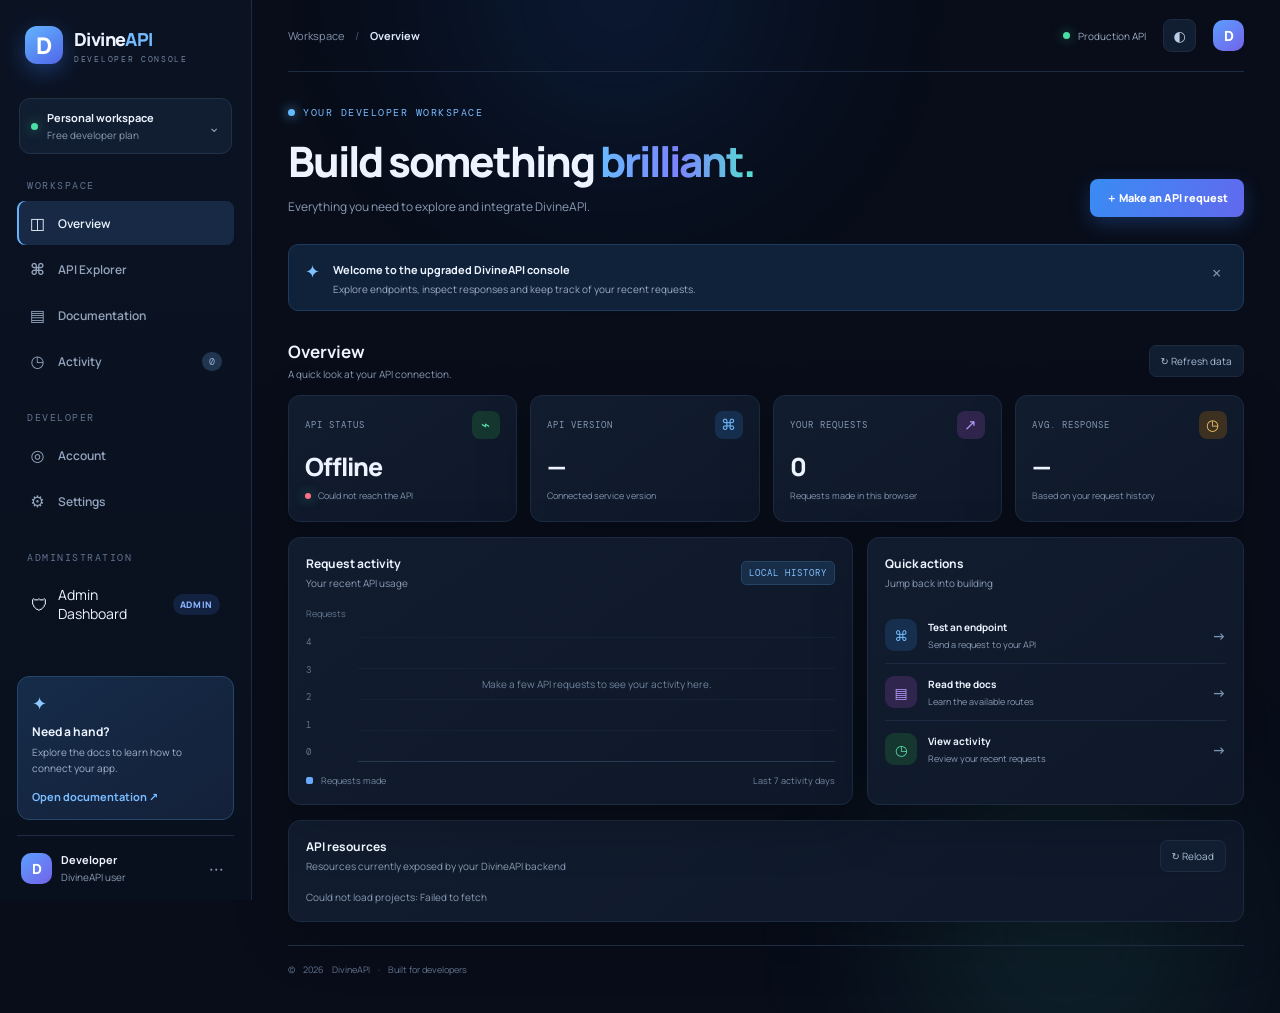
<file: index.html>
<!doctype html>
<html lang="en">
<head>
  <meta charset="utf-8">
  <meta name="viewport" content="width=device-width, initial-scale=1">
  <meta name="theme-color" content="#080d19">
  <title>DivineAPI — Developer Console</title>
  <link rel="preconnect" href="https://fonts.googleapis.com">
  <link rel="preconnect" href="https://fonts.gstatic.com" crossorigin>
  <link href="https://fonts.googleapis.com/css2?family=DM+Mono:wght@400;500&family=Manrope:wght@400;500;600;700;800&display=swap" rel="stylesheet">
  <link rel="stylesheet" href="styles.css">
  <style>
    .admin-nav-link {
      display: flex;
      align-items: center;
      gap: 10px;
      width: 100%;
      padding: 12px 14px;
      margin-top: 5px;
      border-radius: 9px;
      text-decoration: none;
      color: inherit;
      font: inherit;
      transition: background .2s, color .2s;
    }

    .admin-nav-link:hover {
      background: rgba(67, 133, 255, .12);
      color: #4385ff;
    }

    .admin-nav-link span {
      font-size: 17px;
    }

    .admin-nav-link .admin-badge {
      margin-left: auto;
      font-size: 9px;
      font-weight: 800;
      letter-spacing: .7px;
      color: #8bb5ff;
      background: rgba(67, 133, 255, .15);
      padding: 4px 7px;
      border-radius: 20px;
    }
  </style>
</head>
<body>
  <div class="ambient ambient-a"></div><div class="ambient ambient-b"></div>

  <aside class="sidebar" id="sidebar">
    <a class="brand" href="#">
      <span class="brand-mark">D</span>
      <span>Divine<span class="brand-muted">API</span><small>DEVELOPER CONSOLE</small></span>
    </a>

    <div class="workspace">
      <span class="workspace-dot"></span>
      <span><b>Personal workspace</b><small>Free developer plan</small></span>
      <span class="chevron">⌄</span>
    </div>

    <nav>
      <p class="nav-label">WORKSPACE</p>
      <button class="nav-link active" data-page="overview"><span>◫</span> Overview</button>
      <button class="nav-link" data-page="explorer"><span>⌘</span> API Explorer</button>
      <button class="nav-link" data-page="docs"><span>▤</span> Documentation</button>
      <button class="nav-link" data-page="activity"><span>◷</span> Activity <i class="nav-count" id="activityCount">0</i></button>

      <p class="nav-label nav-spaced">DEVELOPER</p>
      <button class="nav-link" data-page="account"><span>◎</span> Account</button>
      <button class="nav-link" data-page="settings"><span>⚙</span> Settings</button>

      <!-- ADMIN DASHBOARD LINK -->
      <p class="nav-label nav-spaced">ADMINISTRATION</p>
      <a class="admin-nav-link" href="admin.html">
        <span>🛡</span>
        Admin Dashboard
        <span class="admin-badge">ADMIN</span>
      </a>
    </nav>

    <div class="sidebar-bottom">
      <div class="help-card">
        <span class="help-icon">✦</span>
        <b>Need a hand?</b>
        <p>Explore the docs to learn how to connect your app.</p>
        <button data-page="docs">Open documentation ↗</button>
      </div>

      <div class="user-mini">
        <div class="avatar">D</div>
        <span><b>Developer</b><small>DivineAPI user</small></span>
        <button class="dots" aria-label="Account menu">···</button>
      </div>
    </div>
  </aside>

  <main class="main">
    <header class="topbar">
      <button class="mobile-menu" id="mobileMenu" aria-label="Open menu">☰</button>
      <div class="crumb">Workspace <span>/</span> <b id="crumbPage">Overview</b></div>
      <div class="top-actions">
        <span class="connection"><i></i> Production API</span>
        <button class="icon-btn" id="themeToggle" title="Toggle theme">◐</button>
        <button class="top-avatar">D</button>
      </div>
    </header>

    <section class="page active" id="page-overview">
      <div class="welcome-row">
        <div>
          <div class="eyebrow"><span class="pulse"></span> YOUR DEVELOPER WORKSPACE</div>
          <h1>Build something <span>brilliant.</span></h1>
          <p class="subhead">Everything you need to explore and integrate DivineAPI.</p>
        </div>
        <button class="primary-btn" data-page="explorer">＋ Make an API request</button>
      </div>

      <div class="notice">
        <span>✦</span>
        <div>
          <b>Welcome to the upgraded DivineAPI console</b>
          <p>Explore endpoints, inspect responses and keep track of your recent requests.</p>
        </div>
        <button id="dismissNotice" aria-label="Dismiss">×</button>
      </div>

      <div class="section-head">
        <div><h2>Overview</h2><p>A quick look at your API connection.</p></div>
        <button class="quiet-btn" id="refreshAll">↻ Refresh data</button>
      </div>

      <div class="stats-grid">
        <article class="stat-card">
          <div class="stat-top"><span>API STATUS</span><span class="stat-icon green">⌁</span></div>
          <div class="stat-value" id="apiStatus">Checking…</div>
          <div class="stat-foot"><i class="tiny-dot" id="statusDot"></i><span id="statusDetail">Connecting to production</span></div>
        </article>
        <article class="stat-card">
          <div class="stat-top"><span>API VERSION</span><span class="stat-icon blue">⌘</span></div>
          <div class="stat-value" id="apiVersion">—</div>
          <div class="stat-foot">Connected service version</div>
        </article>
        <article class="stat-card">
          <div class="stat-top"><span>YOUR REQUESTS</span><span class="stat-icon purple">↗</span></div>
          <div class="stat-value" id="requestTotal">0</div>
          <div class="stat-foot">Requests made in this browser</div>
        </article>
        <article class="stat-card">
          <div class="stat-top"><span>AVG. RESPONSE</span><span class="stat-icon amber">◷</span></div>
          <div class="stat-value" id="avgResponse">—</div>
          <div class="stat-foot">Based on your request history</div>
        </article>
      </div>

      <div class="content-grid">
        <article class="panel chart-panel">
          <div class="panel-head">
            <div><h3>Request activity</h3><p>Your recent API usage</p></div>
            <span class="tag">LOCAL HISTORY</span>
          </div>
          <div class="chart-wrap">
            <div class="chart-y"><span>Requests</span><span>4</span><span>3</span><span>2</span><span>1</span><span>0</span></div>
            <div class="chart" id="activityChart">
              <div class="chart-empty">Make a few API requests to see your activity here.</div>
            </div>
          </div>
          <div class="chart-legend"><span><i></i> Requests made</span><span>Last 7 activity days</span></div>
        </article>

        <article class="panel">
          <div class="panel-head"><div><h3>Quick actions</h3><p>Jump back into building</p></div></div>
          <div class="quick-list">
            <button data-page="explorer"><span class="quick-icon blue">⌘</span><span><b>Test an endpoint</b><small>Send a request to your API</small></span><strong>→</strong></button>
            <button data-page="docs"><span class="quick-icon purple">▤</span><span><b>Read the docs</b><small>Learn the available routes</small></span><strong>→</strong></button>
            <button data-page="activity"><span class="quick-icon green">◷</span><span><b>View activity</b><small>Review your recent requests</small></span><strong>→</strong></button>
          </div>
        </article>
      </div>

      <article class="panel projects-panel">
        <div class="panel-head">
          <div><h3>API resources</h3><p>Resources currently exposed by your DivineAPI backend</p></div>
          <button class="quiet-btn" id="reloadProjects">↻ Reload</button>
        </div>
        <div id="projectsList" class="resource-list"><div class="loading-line">Loading resources…</div></div>
      </article>
    </section>

    <section class="page" id="page-explorer">
      <div class="page-title">
        <div class="eyebrow">DEVELOPER TOOLS</div>
        <h1>API <span>Explorer</span></h1>
        <p class="subhead">Build a request, send it to DivineAPI and inspect the response.</p>
      </div>

      <div class="explorer-layout">
        <article class="panel request-panel">
          <div class="panel-head">
            <div><h3>Request builder</h3><p>Requests are sent directly from your browser.</p></div>
            <span class="tag">LIVE</span>
          </div>

          <label class="field-label">REQUEST URL</label>
          <div class="url-row">
            <select id="method"><option>GET</option><option>POST</option><option>PUT</option><option>PATCH</option><option>DELETE</option></select>
            <input id="endpoint" value="/api/status" spellcheck="false">
            <button class="send-btn" id="sendRequest">Send ↗</button>
          </div>

          <div class="field-label row-label"><span>HEADERS</span><button class="text-btn" id="addHeader">＋ Add header</button></div>
          <div id="headers" class="headers-list">
            <div class="header-row">
              <input value="Accept" aria-label="Header name">
              <input value="application/json" aria-label="Header value">
              <button class="remove-header" aria-label="Remove header">×</button>
            </div>
          </div>

          <label class="field-label body-label" for="requestBody">JSON BODY <span class="optional">OPTIONAL · POST / PUT / PATCH</span></label>
          <textarea id="requestBody" spellcheck="false" placeholder='{&#10;  "example": "value"&#10;}'></textarea>
          <div class="request-tip"><span>ⓘ</span> Never put private service-role keys or passwords in frontend requests.</div>
        </article>

        <article class="panel response-panel">
          <div class="panel-head"><div><h3>Response</h3><p>Server output appears here.</p></div><button class="quiet-btn" id="copyResponse">Copy</button></div>
          <div class="response-meta"><span class="response-status" id="responseStatus">WAITING</span><span id="responseTime">—</span></div>
          <pre id="responseOutput"><span class="muted-code">// Your response will appear here.</span></pre>
        </article>
      </div>

      <div class="panel endpoint-shortcuts">
        <div class="panel-head"><div><h3>Try a known endpoint</h3><p>These routes are part of the current DivineAPI backend.</p></div></div>
        <div class="endpoint-chips">
          <button data-endpoint="/api/status">GET <b>/api/status</b></button>
          <button data-endpoint="/api/projects">GET <b>/api/projects</b></button>
          <button data-endpoint="/api/auth/me">GET <b>/api/auth/me</b></button>
        </div>
      </div>
    </section>

    <section class="page" id="page-docs">
      <div class="page-title">
        <div class="eyebrow">LEARN & INTEGRATE</div>
        <h1>API <span>Documentation</span></h1>
        <p class="subhead">A practical guide to the routes currently available in DivineAPI.</p>
      </div>
      <div class="docs-layout">
        <aside class="panel docs-nav">
          <b>GETTING STARTED</b>
          <button class="doc-nav active" data-doc="intro">Introduction</button>
          <button class="doc-nav" data-doc="requests">Making requests</button>
          <b>ENDPOINTS</b>
          <button class="doc-nav" data-doc="status">GET /api/status</button>
          <button class="doc-nav" data-doc="projects">GET /api/projects</button>
          <button class="doc-nav" data-doc="login">POST /api/auth/login</button>
          <button class="doc-nav" data-doc="register">POST /api/auth/register</button>
          <button class="doc-nav" data-doc="reset">POST /api/auth/forgot-password</button>
        </aside>
        <article class="panel doc-content" id="docContent"></article>
      </div>
    </section>

    <section class="page" id="page-activity">
      <div class="page-title">
        <div class="eyebrow">REQUEST MONITOR</div>
        <h1>Activity <span>history</span></h1>
        <p class="subhead">A local record of requests made from this browser.</p>
      </div>
      <article class="panel">
        <div class="panel-head">
          <div><h3>Recent requests</h3><p id="historySubtitle">No requests yet.</p></div>
          <button class="quiet-btn danger-text" id="clearHistory">Clear history</button>
        </div>
        <div class="table-scroll">
          <table>
            <thead><tr><th>METHOD</th><th>ENDPOINT</th><th>STATUS</th><th>TIME</th><th>WHEN</th></tr></thead>
            <tbody id="historyRows"><tr><td colspan="5" class="empty-cell">Your request history will appear here.</td></tr></tbody>
          </table>
        </div>
      </article>
    </section>

    <section class="page" id="page-account">
      <div class="page-title">
        <div class="eyebrow">DEVELOPER PROFILE</div>
        <h1>Your <span>account</span></h1>
        <p class="subhead">Sign in to access your DivineAPI account.</p>
      </div>
      <div class="account-grid">
        <article class="panel account-card">
          <div class="account-avatar">D</div>
          <h3>DivineAPI developer</h3>
          <p>Account tools connect to your existing API authentication routes.</p>
          <div class="account-actions">
            <button class="primary-btn" id="showLogin">Sign in</button>
            <button class="secondary-btn" id="showRegister">Create account</button>
          </div>
          <div id="authMessage" class="auth-message"></div>
        </article>

        <article class="panel auth-form" id="authForm">
          <div class="panel-head"><div><h3 id="authTitle">Sign in</h3><p id="authDescription">Use your DivineAPI account details.</p></div></div>
          <label class="field-label" for="authEmail">EMAIL</label>
          <input class="form-input" id="authEmail" type="email" autocomplete="email" placeholder="you@example.com">
          <label class="field-label" for="authPassword">PASSWORD</label>
          <input class="form-input" id="authPassword" type="password" autocomplete="current-password" placeholder="Your password">
          <div id="usernameWrap" class="hidden">
            <label class="field-label" for="authUsername">USERNAME</label>
            <input class="form-input" id="authUsername" placeholder="Choose a username">
          </div>
          <button class="primary-btn full-btn" id="authSubmit">Sign in</button>
          <button class="text-btn" id="forgotPassword">Forgot password?</button>
          <div class="auth-warning">Use your own account. Never share your password or verification codes.</div>
        </article>
      </div>
    </section>

    <section class="page" id="page-settings">
      <div class="page-title">
        <div class="eyebrow">PREFERENCES</div>
        <h1>Console <span>settings</span></h1>
        <p class="subhead">Personalize this browser's developer console.</p>
      </div>
      <article class="panel settings-panel">
        <div class="setting-row">
          <div><b>Appearance</b><p>Switch between dark and light themes.</p></div>
          <button class="secondary-btn" id="settingsTheme">Toggle theme</button>
        </div>
        <div class="setting-row">
          <div><b>Request history</b><p>History is stored locally in this browser only.</p></div>
          <button class="secondary-btn" id="settingsClear">Clear local history</button>
        </div>
        <div class="setting-row">
          <div><b>API connection</b><p id="apiBaseText">https://divine-api-seven.vercel.app</p></div>
          <button class="secondary-btn" id="testConnection">Test connection</button>
        </div>
      </article>
    </section>

    <footer>© <span id="year"></span> DivineAPI <span>·</span> Built for developers</footer>
  </main>

  <div class="toast" id="toast"></div>
  <script src="app.js"></script>
</body>
</html>
</file>
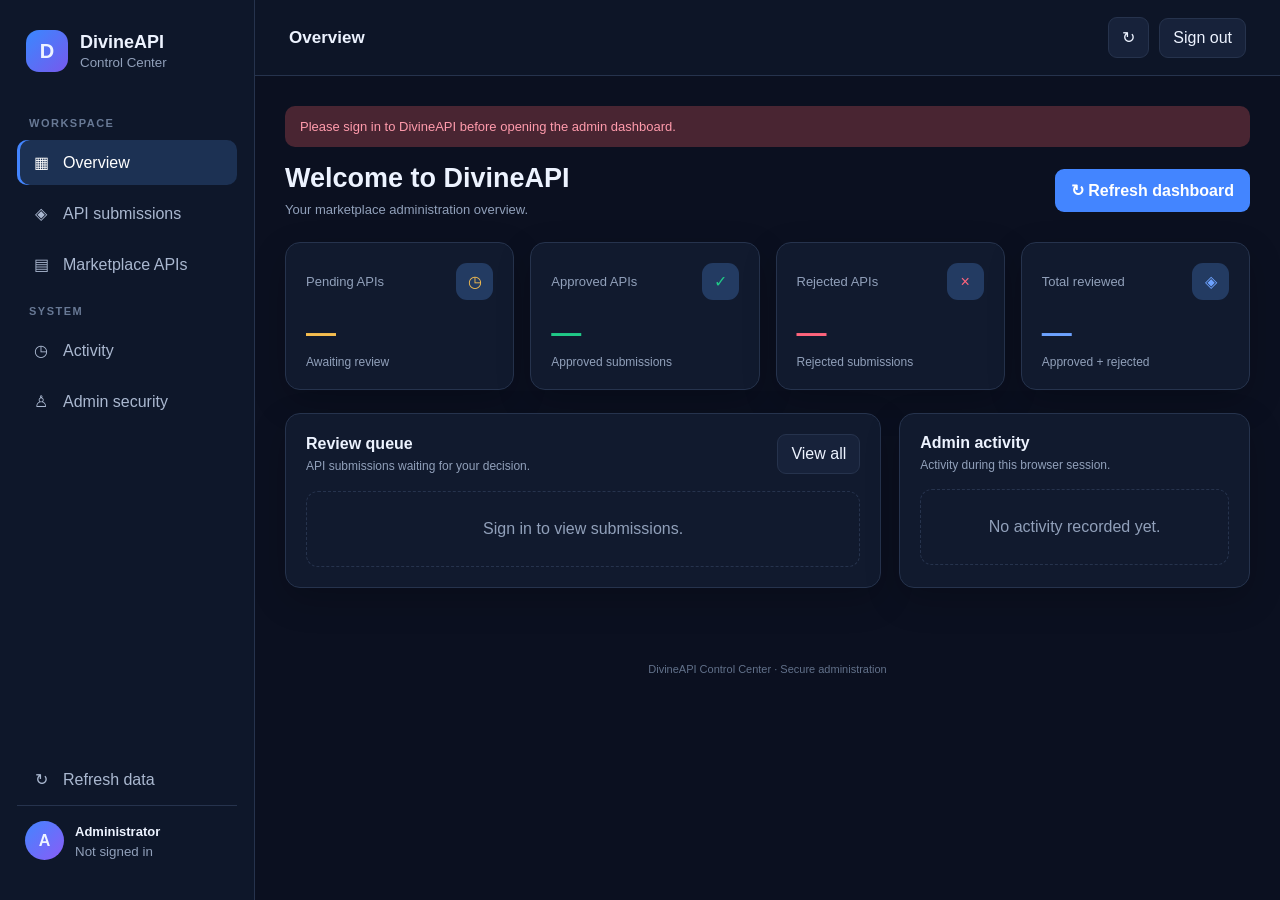
<file: admin.html>
<!DOCTYPE html>
<html lang="en">
<head>
<meta charset="UTF-8">
<meta name="viewport" content="width=device-width, initial-scale=1.0">
<meta name="theme-color" content="#0b1020">
<title>DivineAPI — Admin Control Center</title>

<style>
:root {
  --bg:#0b1020;
  --panel:#111a2e;
  --panel2:#17223a;
  --border:#26334d;
  --text:#edf3ff;
  --muted:#91a0ba;
  --blue:#4385ff;
  --green:#20c987;
  --red:#ff647c;
  --yellow:#f5bd4f;
  --shadow:0 12px 35px #0003;
}
* {box-sizing:border-box}
body {
  margin:0;
  background:var(--bg);
  color:var(--text);
  font-family:Inter,Arial,sans-serif;
}
button,input,select {font:inherit}
button {cursor:pointer}
.layout {display:flex;min-height:100vh}
.sidebar {
  width:255px;
  background:#0e172a;
  border-right:1px solid var(--border);
  padding:25px 17px;
  position:fixed;
  inset:0 auto 0 0;
  z-index:5;
  display:flex;
  flex-direction:column;
}
.brand {
  display:flex;align-items:center;gap:12px;
  padding:5px 9px 30px;
}
.brand-icon {
  width:42px;height:42px;border-radius:13px;
  background:linear-gradient(135deg,#3988ff,#7759ed);
  display:grid;place-items:center;font-weight:900;font-size:20px;
}
.brand h2 {font-size:18px;margin:0}
.brand small {color:var(--muted)}
.nav-label {
  color:#687995;font-size:11px;font-weight:800;
  letter-spacing:1.5px;padding:15px 12px 8px;
}
.nav-btn {
  display:flex;align-items:center;gap:12px;
  padding:13px 14px;border-radius:10px;
  color:#aab8d0;background:none;border:0;
  width:100%;text-align:left;margin:3px 0;
}
.nav-btn:hover,.nav-btn.active {
  color:white;background:#1c3153;
}
.nav-btn.active {box-shadow:inset 3px 0 var(--blue)}
.nav-icon {width:20px;text-align:center}
.sidebar-bottom {margin-top:auto}
.admin-profile {
  display:flex;align-items:center;gap:11px;
  padding:15px 8px;border-top:1px solid var(--border);
}
.avatar {
  width:39px;height:39px;border-radius:50%;
  display:grid;place-items:center;
  background:linear-gradient(135deg,#4385ff,#8a5cf6);
  font-weight:bold;
}
.admin-profile strong {font-size:13px}
.admin-profile small {display:block;color:var(--muted);margin-top:4px}
.main {margin-left:255px;width:calc(100% - 255px);min-width:0}
.topbar {
  height:76px;border-bottom:1px solid var(--border);
  display:flex;align-items:center;justify-content:space-between;
  padding:0 34px;gap:15px;background:#0d1527;
  position:sticky;top:0;z-index:4;
}
.topbar h2 {font-size:17px;margin:0}
.top-actions {display:flex;gap:10px;align-items:center}
.icon-btn,.secondary {
  background:var(--panel2);border:1px solid var(--border);
  color:var(--text);padding:10px 13px;border-radius:9px;
}
.content {padding:30px;max-width:1500px;margin:auto}
.page-heading {
  display:flex;justify-content:space-between;
  align-items:center;gap:15px;flex-wrap:wrap;margin-bottom:25px;
}
.page-heading h1 {font-size:27px;margin:0 0 8px}
.page-heading p {color:var(--muted);margin:0;font-size:13px}
.primary {
  background:var(--blue);color:white;border:0;
  border-radius:9px;padding:12px 16px;font-weight:700;
}
.primary:hover {filter:brightness(1.12)}
.stats {
  display:grid;grid-template-columns:repeat(4,minmax(0,1fr));
  gap:16px;margin-bottom:23px;
}
.stat-card,.panel {
  background:var(--panel);border:1px solid var(--border);
  border-radius:15px;padding:20px;box-shadow:var(--shadow);
}
.stat-top {display:flex;justify-content:space-between;align-items:center}
.stat-label {font-size:13px;color:var(--muted)}
.stat-icon {
  width:37px;height:37px;border-radius:11px;
  display:grid;place-items:center;background:#233b62;
}
.stat-number {font-size:30px;font-weight:800;margin:16px 0 5px}
.stat-note {font-size:12px;color:var(--muted)}
.blue {color:#6da2ff}
.green {color:var(--green)}
.red {color:var(--red)}
.yellow {color:var(--yellow)}
.dashboard-grid {
  display:grid;grid-template-columns:minmax(0,1.7fr) minmax(260px,1fr);
  gap:18px;margin-bottom:20px;
}
.panel-heading {
  display:flex;align-items:center;justify-content:space-between;
  gap:12px;flex-wrap:wrap;margin-bottom:17px;
}
.panel-heading h3 {margin:0;font-size:16px}
.panel-heading p {margin:6px 0 0;color:var(--muted);font-size:12px}
.activity-item {
  display:flex;gap:12px;padding:13px 0;
  border-bottom:1px solid var(--border);
}
.activity-item:last-child {border:0}
.activity-dot {
  width:9px;height:9px;border-radius:50%;
  background:var(--blue);margin-top:5px;flex-shrink:0;
}
.activity-item p {margin:0;font-size:13px;line-height:1.5}
.activity-item small {color:var(--muted);font-size:11px}
.toolbar {
  display:flex;gap:10px;flex-wrap:wrap;margin-bottom:16px;
}
.search {
  flex:1;min-width:180px;background:#0c1425;
  border:1px solid var(--border);color:var(--text);
  border-radius:9px;padding:11px 13px;outline:none;
}
.search:focus,select:focus {border-color:var(--blue)}
select {
  background:#0c1425;color:var(--text);
  border:1px solid var(--border);border-radius:9px;
  padding:11px;outline:none;
}
.api-list {display:grid;gap:12px}
.api-card {
  background:#0d1628;border:1px solid var(--border);
  border-radius:12px;padding:17px;
}
.api-card-top {
  display:flex;justify-content:space-between;
  align-items:flex-start;gap:12px;
}
.api-card h4 {margin:0 0 7px;font-size:15px}
.api-description {color:var(--muted);font-size:13px;line-height:1.6}
.api-meta {
  display:flex;gap:8px;flex-wrap:wrap;
  color:var(--muted);font-size:11px;margin-top:12px;
}
.tag {
  padding:5px 9px;border-radius:20px;
  background:#26364f;color:#b9c9e5;font-size:11px;
}
.status {
  padding:6px 9px;border-radius:20px;
  font-size:11px;font-weight:800;white-space:nowrap;
}
.status.Pending {background:#4c3c1e;color:#ffd16b}
.status.Approved {background:#123e34;color:#5be0ad}
.status.Rejected {background:#482532;color:#ff8a9d}
.api-actions {display:flex;gap:8px;flex-wrap:wrap;margin-top:15px}
.small-btn {
  padding:9px 12px;border:0;border-radius:8px;
  color:white;font-size:12px;font-weight:700;
}
.small-btn:disabled {opacity:.6;cursor:wait}
.approve {background:#16865d}
.reject {background:#a83d54}
.details {background:#30496d}
.empty,.loading {
  padding:28px;text-align:center;color:var(--muted);
  border:1px dashed var(--border);border-radius:12px;
}
.notice {
  padding:13px 15px;border-radius:10px;
  margin-bottom:16px;font-size:13px;display:none;
}
.notice.success {display:block;background:#123b30;color:#7de6bb}
.notice.error {display:block;background:#492532;color:#ff9bac}
.table-wrap {overflow-x:auto}
table {width:100%;border-collapse:collapse;min-width:500px}
th,td {padding:13px 10px;text-align:left;border-bottom:1px solid var(--border);font-size:12px}
th {color:var(--muted);font-weight:600}
footer {padding:25px;text-align:center;color:#62718a;font-size:11px}
.mobile-menu {display:none}
.modal {
  position:fixed;inset:0;background:#000a;z-index:20;
  display:none;align-items:center;justify-content:center;padding:18px;
}
.modal.show {display:flex}
.modal-box {
  background:var(--panel);border:1px solid var(--border);
  border-radius:16px;width:min(550px,100%);padding:23px;
  max-height:85vh;overflow:auto;
}
.modal-box h3 {margin-top:0}
.modal-row {margin:14px 0}
.modal-row small {color:var(--muted);display:block;margin-bottom:5px}
.modal-row p {margin:0;overflow-wrap:anywhere;font-size:13px}
.close-modal {float:right;background:none;border:0;color:white;font-size:23px}
.hidden {display:none!important}

@media(max-width:1050px) {
  .stats {grid-template-columns:repeat(2,1fr)}
  .dashboard-grid {grid-template-columns:1fr}
}
@media(max-width:720px) {
  .sidebar {transform:translateX(-100%);transition:.25s}
  .sidebar.open {transform:translateX(0)}
  .main {margin:0;width:100%}
  .mobile-menu {display:inline-block}
  .topbar {padding:0 16px;height:65px}
  .content {padding:20px 14px}
  .page-heading h1 {font-size:23px}
}
@media(max-width:420px) {
  .stats {grid-template-columns:1fr 1fr;gap:9px}
  .stat-card {padding:14px}
  .stat-number {font-size:24px}
  .stat-label {font-size:11px}
}
</style>
</head>

<body>
<div class="layout">

<aside class="sidebar" id="sidebar">
  <div class="brand">
    <div class="brand-icon">D</div>
    <div><h2>DivineAPI</h2><small>Control Center</small></div>
  </div>

  <div class="nav-label">WORKSPACE</div>
  <button class="nav-btn active" data-section="overview"><span class="nav-icon">▦</span> Overview</button>
  <button class="nav-btn" data-section="submissions"><span class="nav-icon">◈</span> API submissions</button>
  <button class="nav-btn" data-section="catalog"><span class="nav-icon">▤</span> Marketplace APIs</button>

  <div class="nav-label">SYSTEM</div>
  <button class="nav-btn" data-section="activity"><span class="nav-icon">◷</span> Activity</button>
  <button class="nav-btn" data-section="security"><span class="nav-icon">♙</span> Admin security</button>

  <div class="sidebar-bottom">
    <button class="nav-btn" id="refreshSidebar"><span class="nav-icon">↻</span> Refresh data</button>
    <div class="admin-profile">
      <div class="avatar">A</div>
      <div><strong id="profileName">Administrator</strong><small id="profileRole">Checking role...</small></div>
    </div>
  </div>
</aside>

<div class="main">
  <header class="topbar">
    <div style="display:flex;align-items:center;gap:13px">
      <button class="icon-btn mobile-menu" id="menuBtn">☰</button>
      <h2 id="topTitle">Overview</h2>
    </div>
    <div class="top-actions">
      <button class="icon-btn" id="topRefresh" title="Refresh">↻</button>
      <button class="icon-btn" id="signOutBtn">Sign out</button>
    </div>
  </header>

  <main class="content">
    <div id="notice" class="notice" role="status"></div>

    <section id="overviewSection">
      <div class="page-heading">
        <div>
          <h1>Welcome to DivineAPI</h1>
          <p>Your marketplace administration overview.</p>
        </div>
        <button class="primary" id="overviewRefresh">↻ Refresh dashboard</button>
      </div>

      <div class="stats">
        <article class="stat-card">
          <div class="stat-top"><span class="stat-label">Pending APIs</span><span class="stat-icon yellow">◷</span></div>
          <div class="stat-number yellow" id="pendingCount">—</div>
          <div class="stat-note">Awaiting review</div>
        </article>
        <article class="stat-card">
          <div class="stat-top"><span class="stat-label">Approved APIs</span><span class="stat-icon green">✓</span></div>
          <div class="stat-number green" id="approvedCount">—</div>
          <div class="stat-note">Approved submissions</div>
        </article>
        <article class="stat-card">
          <div class="stat-top"><span class="stat-label">Rejected APIs</span><span class="stat-icon red">×</span></div>
          <div class="stat-number red" id="rejectedCount">—</div>
          <div class="stat-note">Rejected submissions</div>
        </article>
        <article class="stat-card">
          <div class="stat-top"><span class="stat-label">Total reviewed</span><span class="stat-icon blue">◈</span></div>
          <div class="stat-number blue" id="totalCount">—</div>
          <div class="stat-note">Approved + rejected</div>
        </article>
      </div>

      <div class="dashboard-grid">
        <section class="panel">
          <div class="panel-heading">
            <div><h3>Review queue</h3><p>API submissions waiting for your decision.</p></div>
            <button class="secondary" data-go="submissions">View all</button>
          </div>
          <div id="overviewPending" class="loading">Loading submissions...</div>
        </section>

        <section class="panel">
          <div class="panel-heading">
            <div><h3>Admin activity</h3><p>Activity during this browser session.</p></div>
          </div>
          <div id="activityFeed"><div class="empty">No activity recorded yet.</div></div>
        </section>
      </div>
    </section>

    <section id="submissionsSection" class="hidden">
      <div class="page-heading">
        <div><h1>API submissions</h1><p>Review, approve or reject provider submissions.</p></div>
        <button class="primary" id="submissionRefresh">↻ Refresh</button>
      </div>
      <div class="panel">
        <div class="toolbar">
          <input class="search" id="submissionSearch" placeholder="Search API name or description...">
          <select id="categoryFilter"><option value="">All categories</option></select>
        </div>
        <div id="submissionList" class="loading">Loading pending submissions...</div>
      </div>
    </section>

    <section id="catalogSection" class="hidden">
      <div class="page-heading">
        <div><h1>Marketplace APIs</h1><p>Browse APIs currently approved for public discovery.</p></div>
        <button class="primary" id="catalogRefresh">↻ Refresh</button>
      </div>
      <div class="panel">
        <div class="toolbar">
          <input class="search" id="catalogSearch" placeholder="Search marketplace APIs...">
          <select id="catalogCategory"><option value="">All categories</option></select>
        </div>
        <div id="catalogList" class="loading">Loading marketplace...</div>
      </div>
    </section>

    <section id="activitySection" class="hidden">
      <div class="page-heading"><div><h1>Activity log</h1><p>Actions recorded during this admin session.</p></div></div>
      <div class="panel"><div id="fullActivity"><div class="empty">No activity recorded yet.</div></div></div>
    </section>

    <section id="securitySection" class="hidden">
      <div class="page-heading"><div><h1>Admin security</h1><p>Account and access information.</p></div></div>
      <div class="panel">
        <h3>Administrator account</h3>
        <div class="modal-row"><small>Account email</small><p id="securityEmail">Checking...</p></div>
        <div class="modal-row"><small>Role</small><p id="securityRole">Checking...</p></div>
        <div class="modal-row"><small>Backend connection</small><p id="connectionStatus">Checking...</p></div>
        <div class="modal-row"><small>Security reminder</small><p>Your API service-role key must remain on the backend. Never place it in this page or expose it in your frontend repository.</p></div>
      </div>
    </section>
  </main>
  <footer>DivineAPI Control Center · Secure administration</footer>
</div>
</div>

<div class="modal" id="detailsModal">
  <div class="modal-box">
    <button class="close-modal" id="closeModal">×</button>
    <h3>API submission details</h3>
    <div id="modalContent"></div>
  </div>
</div>

<script>
"use strict";

const API_BASE = "https://divine-api-seven.vercel.app";

const $ = id => document.getElementById(id);

let dashboardData = null;
let pendingApis = [];
let catalogApis = [];
let activity = [];

function token() {
  return sessionStorage.getItem("divineapi_token");
}

async function request(path, options = {}) {
  const currentToken = token();

  if (!currentToken) {
    throw new Error("You are not signed in. Sign in to DivineAPI first.");
  }

  const response = await fetch(API_BASE + path, {
    ...options,
    headers: {
      "Authorization": "Bearer " + currentToken,
      "Content-Type": "application/json",
      ...(options.headers || {})
    }
  });

  const data = await response.json().catch(() => ({}));

  if (!response.ok || data.success === false) {
    throw new Error(
      data.error || data.message || "The request could not be completed."
    );
  }

  return data;
}

function notify(text, type = "success") {
  const notice = $("notice");
  if (!notice) return;

  notice.textContent = text;
  notice.className = "notice " + type;

  clearTimeout(notify.timer);

  notify.timer = setTimeout(() => {
    notice.className = "notice";
  }, 5000);
}

function escapeHtml(value) {
  return String(value ?? "").replace(/[&<>"']/g, char => ({
    "&":"&amp;",
    "<":"&lt;",
    ">":"&gt;",
    '"':"&quot;",
    "'":"&#39;"
  })[char]);
}

function addActivity(text) {
  activity.unshift({
    text,
    time:new Date()
  });

  activity = activity.slice(0,30);
  renderActivity();
}

function renderActivity() {
  const html = activity.length
    ? activity.map(item => `
      <div class="activity-item">
        <span class="activity-dot"></span>
        <div>
          <p>${escapeHtml(item.text)}</p>
          <small>${item.time.toLocaleString()}</small>
        </div>
      </div>
    `).join("")
    : '<div class="empty">No activity recorded yet.</div>';

  $("activityFeed").innerHTML = html;
  $("fullActivity").innerHTML = html;
}

function showSection(name) {
  const sections = [
    "overview",
    "submissions",
    "catalog",
    "activity",
    "security"
  ];

  sections.forEach(section => {
    const element = $(section + "Section");
    if (element) {
      element.classList.toggle("hidden", section !== name);
    }
  });

  document.querySelectorAll(".nav-btn[data-section]").forEach(button => {
    button.classList.toggle(
      "active",
      button.dataset.section === name
    );
  });

  $("topTitle").textContent = {
    overview:"Overview",
    submissions:"API submissions",
    catalog:"Marketplace APIs",
    activity:"Activity log",
    security:"Admin security"
  }[name] || "Overview";

  $("sidebar").classList.remove("open");

  if (name === "catalog" && catalogApis.length === 0) {
    loadCatalog();
  }
}

document.querySelectorAll("[data-section]").forEach(button => {
  button.addEventListener("click", () => {
    showSection(button.dataset.section);
  });
});

document.querySelectorAll("[data-go]").forEach(button => {
  button.addEventListener("click", () => {
    showSection(button.dataset.go);
  });
});

/* UPDATED MARKETPLACE API CARD */
function renderApiCard(api, includeActions = true) {
  const card = document.createElement("article");
  card.className = "api-card";

  const top = document.createElement("div");
  top.className = "api-card-top";

  const titleBox = document.createElement("div");

  const title = document.createElement("h4");
  title.textContent = api.name || "Unnamed API";

  const description = document.createElement("div");
  description.className = "api-description";
  description.textContent = api.description || "No description supplied.";

  titleBox.append(title, description);

  const status = document.createElement("span");
  status.className = "status " + (api.status || "Pending");
  status.textContent = api.status || "Pending";

  top.append(titleBox, status);

  const meta = document.createElement("div");
  meta.className = "api-meta";

  [
    api.category || "Uncategorised",
    "Version " + (api.version || "1.0.0"),
    "Auth: " + (api.auth_type || "None")
  ].forEach(value => {
    const tag = document.createElement("span");
    tag.className = "tag";
    tag.textContent = value;
    meta.appendChild(tag);
  });

  const actions = document.createElement("div");
  actions.className = "api-actions";

  const details = document.createElement("button");
  details.className = "small-btn details";
  details.textContent = "View details";
  details.addEventListener("click", () => showDetails(api));

  actions.appendChild(details);

  if (includeActions && api.status === "Pending") {
    const approve = document.createElement("button");
    approve.className = "small-btn approve";
    approve.textContent = "Approve";

    approve.addEventListener("click", () => {
      moderate(api.id, "approve", approve);
    });

    const reject = document.createElement("button");
    reject.className = "small-btn reject";
    reject.textContent = "Reject";

    reject.addEventListener("click", () => {
      moderate(api.id, "reject", reject);
    });

    actions.append(approve, reject);
  }

  // Only approved APIs get a public details-page link.
  if (!includeActions && api.status === "Approved" && api.slug) {
    const open = document.createElement("button");
    open.className = "small-btn approve";
    open.textContent = "Open API page";

    open.addEventListener("click", () => {
      window.location.href =
        "api-details.html?slug=" + encodeURIComponent(api.slug);
    });

    actions.appendChild(open);
  }

  card.append(top, meta, actions);
  return card;
}

function showDetails(api) {
  const fields = [
    ["Name",api.name],
    ["Description",api.description],
    ["Category",api.category],
    ["Base URL",api.base_url],
    ["Version",api.version],
    ["Authentication",api.auth_type],
    ["Status",api.status],
    ["Submission date",api.created_at]
  ];

  $("modalContent").replaceChildren();

  fields.forEach(([label,value]) => {
    const row = document.createElement("div");
    row.className = "modal-row";

    const small = document.createElement("small");
    small.textContent = label;

    const p = document.createElement("p");
    p.textContent = value || "Not provided";

    row.append(small,p);
    $("modalContent").appendChild(row);
  });

  $("detailsModal").classList.add("show");
}

$("closeModal").addEventListener("click", () => {
  $("detailsModal").classList.remove("show");
});

$("detailsModal").addEventListener("click", event => {
  if (event.target === $("detailsModal")) {
    $("detailsModal").classList.remove("show");
  }
});

async function moderate(id, action, button) {
  const api = pendingApis.find(item => item.id === id);
  if (!api) return;

  const confirmText = action === "approve"
    ? "Approve this API and make it publicly discoverable?"
    : "Reject this API submission?";

  if (!confirm(confirmText)) return;

  button.disabled = true;
  button.textContent = "Working...";

  try {
    await request(
      "/api/admin/apis/" + encodeURIComponent(id) + "/" + action,
      {method:"POST"}
    );

    const resultText = action === "approve" ? "approved" : "rejected";

    notify("API " + resultText + " successfully.");
    addActivity(api.name + " was " + resultText + ".");

    await loadDashboard();

    if (catalogApis.length > 0) {
      await loadCatalog();
    }
  } catch (error) {
    notify(error.message,"error");
    button.disabled = false;
    button.textContent = action === "approve" ? "Approve" : "Reject";
  }
}

function populateCategoryFilters(apis) {
  const categories = [
    ...new Set(
      apis.map(api => api.category).filter(Boolean)
    )
  ];

  ["categoryFilter","catalogCategory"].forEach(id => {
    const select = $(id);
    const current = select.value;

    select.innerHTML = '<option value="">All categories</option>';

    categories.forEach(category => {
      const option = document.createElement("option");
      option.value = category;
      option.textContent = category;
      select.appendChild(option);
    });

    select.value = current;
  });
}

function renderPending() {
  const query = $("submissionSearch").value.toLowerCase();
  const category = $("categoryFilter").value;

  const filtered = pendingApis.filter(api => {
    const text = (
      (api.name || "") + " " + (api.description || "")
    ).toLowerCase();

    return text.includes(query) &&
      (!category || api.category === category);
  });

  $("submissionList").replaceChildren();

  if (!filtered.length) {
    $("submissionList").innerHTML =
      '<div class="empty">No matching pending submissions.</div>';
    return;
  }

  filtered.forEach(api => {
    $("submissionList").appendChild(renderApiCard(api));
  });
}

function renderCatalog() {
  const query = $("catalogSearch").value.toLowerCase();
  const category = $("catalogCategory").value;

  const filtered = catalogApis.filter(api => {
    const text = (
      (api.name || "") + " " + (api.description || "")
    ).toLowerCase();

    return text.includes(query) &&
      (!category || api.category === category);
  });

  $("catalogList").replaceChildren();

  if (!filtered.length) {
    $("catalogList").innerHTML =
      '<div class="empty">No matching marketplace APIs found.</div>';
    return;
  }

  filtered.forEach(api => {
    $("catalogList").appendChild(renderApiCard(api,false));
  });
}

async function loadDashboard() {
  $("overviewPending").textContent = "Loading submissions...";
  $("overviewPending").className = "loading";

  $("submissionList").textContent = "Loading pending submissions...";
  $("submissionList").className = "loading";

  try {
    const [dashboard,pending] = await Promise.all([
      request("/api/admin/dashboard"),
      request("/api/admin/apis/pending")
    ]);

    dashboardData = dashboard;

    pendingApis = Array.isArray(pending.apis)
      ? pending.apis
      : Array.isArray(pending.data)
        ? pending.data
        : [];

    const counts = dashboard.counts || {};

    $("pendingCount").textContent = counts.pending ?? 0;
    $("approvedCount").textContent = counts.approved ?? 0;
    $("rejectedCount").textContent = counts.rejected ?? 0;

    $("totalCount").textContent =
      (Number(counts.approved) || 0) +
      (Number(counts.rejected) || 0);

    $("profileName").textContent =
      dashboard.email || "Administrator";

    $("profileRole").textContent =
      dashboard.role || "Admin";

    $("securityEmail").textContent =
      dashboard.email || "Not returned by server";

    $("securityRole").textContent =
      dashboard.role || "Not returned by server";

    $("connectionStatus").textContent =
      "Connected to DivineAPI backend";

    $("overviewPending").replaceChildren();
    $("submissionList").replaceChildren();

    if (!pendingApis.length) {
      $("overviewPending").innerHTML =
        '<div class="empty">No pending API submissions.</div>';
    } else {
      pendingApis.slice(0,3).forEach(api => {
        $("overviewPending").appendChild(renderApiCard(api));
      });
    }

    populateCategoryFilters(pendingApis);
    renderPending();

    notify("Dashboard data refreshed.");
  } catch (error) {
    $("connectionStatus").textContent =
      "Unable to verify connection";

    $("overviewPending").textContent = error.message;
    $("overviewPending").className = "empty";

    $("submissionList").textContent = error.message;
    $("submissionList").className = "empty";

    notify(error.message,"error");

    const message = error.message.toLowerCase();

    if (
      message.includes("sign in") ||
      message.includes("authentication") ||
      message.includes("token")
    ) {
      $("profileRole").textContent = "Session needs attention";
      $("securityEmail").textContent = "Please sign in again";
    }
  }
}

async function loadCatalog() {
  $("catalogList").textContent = "Loading marketplace APIs...";
  $("catalogList").className = "loading";

  try {
    const data = await request("/api/marketplace/apis");

    catalogApis = Array.isArray(data.apis)
      ? data.apis
      : Array.isArray(data.data)
        ? data.data
        : [];

    populateCategoryFilters(catalogApis);
    renderCatalog();
  } catch (error) {
    $("catalogList").textContent = error.message;
    $("catalogList").className = "empty";
    notify(error.message,"error");
  }
}

$("submissionSearch").addEventListener("input",renderPending);
$("categoryFilter").addEventListener("change",renderPending);
$("catalogSearch").addEventListener("input",renderCatalog);
$("catalogCategory").addEventListener("change",renderCatalog);

["topRefresh","overviewRefresh","submissionRefresh","refreshSidebar"].forEach(id => {
  $(id).addEventListener("click",loadDashboard);
});

$("catalogRefresh").addEventListener("click",loadCatalog);

$("menuBtn").addEventListener("click",() => {
  $("sidebar").classList.toggle("open");
});

$("signOutBtn").addEventListener("click",() => {
  if (!confirm("Sign out of DivineAPI?")) return;

  sessionStorage.removeItem("divineapi_token");
  window.location.href = "index.html";
});

async function initialise() {
  if (!token()) {
    notify(
      "Please sign in to DivineAPI before opening the admin dashboard.",
      "error"
    );

    $("profileRole").textContent = "Not signed in";
    $("securityEmail").textContent = "Not signed in";
    $("securityRole").textContent = "No administrator session";
    $("connectionStatus").textContent = "Not connected";

    $("pendingCount").textContent = "—";
    $("approvedCount").textContent = "—";
    $("rejectedCount").textContent = "—";
    $("totalCount").textContent = "—";

    $("overviewPending").textContent = "Sign in to view submissions.";
    $("overviewPending").className = "empty";

    $("submissionList").textContent = "Sign in to view submissions.";
    $("submissionList").className = "empty";

    return;
  }

  await loadDashboard();
}

initialise();
</script>
</body>
</html>
</file>
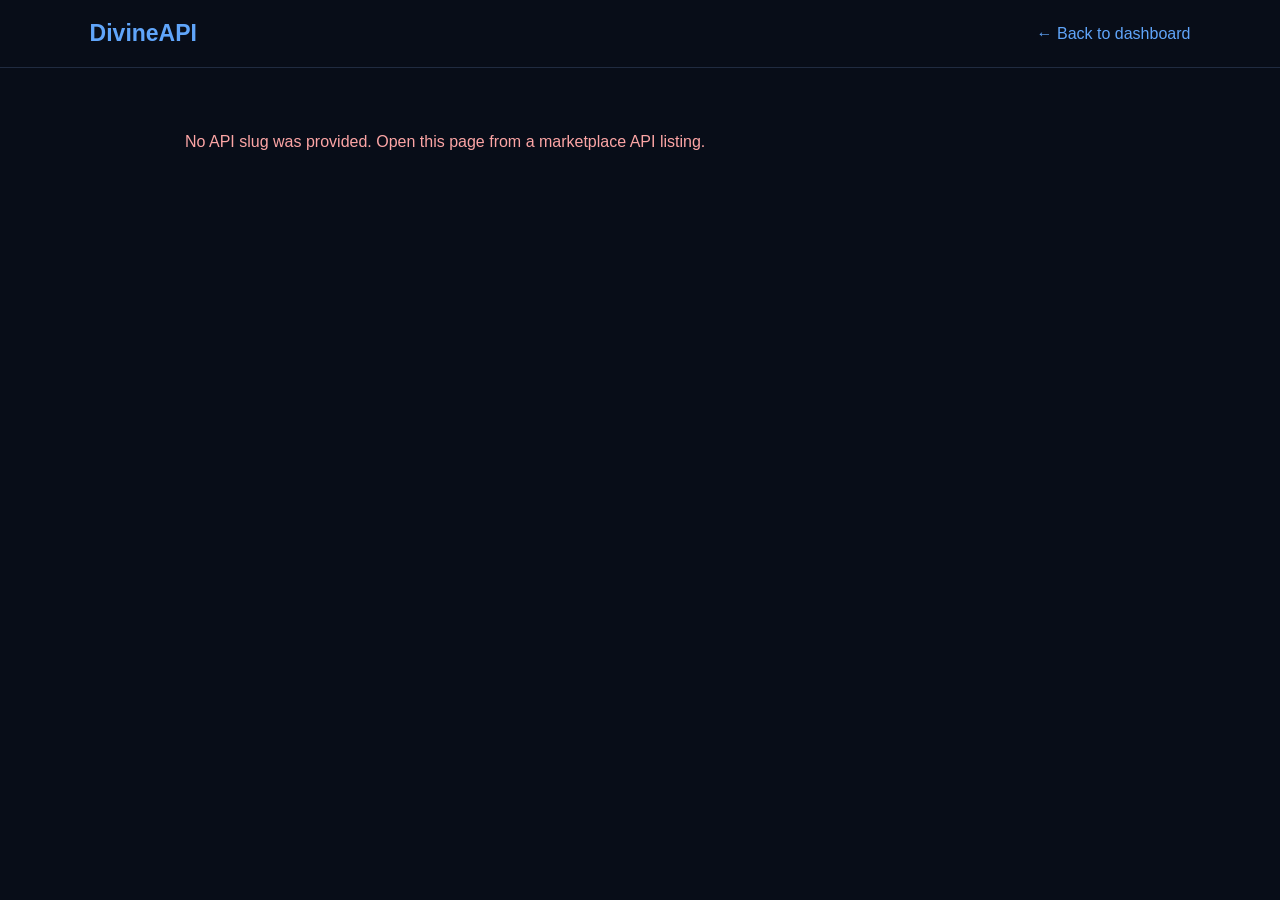
<file: api-details.html>
<!DOCTYPE html>
<html lang="en">
<head>
  <meta charset="UTF-8">
  <meta name="viewport" content="width=device-width, initial-scale=1.0">
  <title>API Details | DivineAPI</title>

  <style>
    *{box-sizing:border-box}
    body{margin:0;background:#080d18;color:#e8eefc;font-family:Arial,sans-serif}
    header{padding:20px 7%;border-bottom:1px solid #202b40;display:flex;justify-content:space-between;align-items:center}
    .logo{font-size:23px;font-weight:bold;color:#60a5fa}
    a{color:#60a5fa;text-decoration:none}
    main{max-width:950px;margin:45px auto;padding:20px}
    .card{background:#111a2b;border:1px solid #25344d;border-radius:15px;padding:25px;margin-bottom:20px}
    .tag{display:inline-block;background:#123c30;color:#6ee7b7;padding:7px 12px;border-radius:20px;font-size:12px}
    h1{font-size:32px;margin:15px 0}
    h2{font-size:19px;margin-top:0}
    h3{font-size:17px;margin:0 0 12px}
    p{color:#aab8d0;line-height:1.7}
    .detail{padding:13px 0;border-bottom:1px solid #26334a}
    .detail:last-child{border:0}
    .label{color:#8798b5;font-size:12px;margin-bottom:7px}
    code{background:#080d18;padding:4px 7px;border-radius:5px;color:#93c5fd;overflow-wrap:anywhere}
    pre{background:#080d18;padding:18px;border-radius:10px;overflow:auto;color:#a7f3d0;line-height:1.6;white-space:pre-wrap;overflow-wrap:anywhere}
    button{background:#2563eb;color:white;border:0;padding:10px 15px;border-radius:8px;cursor:pointer}
    button:hover{background:#1d4ed8}
    .muted{color:#8998b0;font-size:13px}
    #message{color:#fca5a5}
    .endpoint{border:1px solid #293953;background:#0c1423;border-radius:12px;padding:20px;margin-top:18px}
    .endpoint-top{display:flex;align-items:center;gap:10px;flex-wrap:wrap;margin-bottom:15px}
    .method{font-size:12px;font-weight:bold;padding:7px 10px;border-radius:6px;background:#123c30;color:#6ee7b7}
    .endpoint-path{font-size:14px}
    .parameter{padding:12px 0;border-bottom:1px solid #26334a}
    .parameter:last-child{border:0}
    .required{color:#fca5a5;font-size:11px;margin-left:7px}
    .section-label{color:#8798b5;font-size:12px;margin:20px 0 8px}
    .empty{background:#0c1423;border:1px dashed #35445d;padding:20px;border-radius:10px;color:#8998b0}
    .copy-row{display:flex;justify-content:space-between;align-items:center;gap:10px;flex-wrap:wrap}
    @media(max-width:600px){
      main{margin:20px auto}
      h1{font-size:25px}
      header{padding:17px}
      .card{padding:18px}
    }
  </style>
</head>

<body>
<header>
  <div class="logo">DivineAPI</div>
  <a href="index.html">← Back to dashboard</a>
</header>

<main>
  <div id="message">Loading API details...</div>

  <section id="content" hidden>

    <div class="card">
      <span class="tag" id="status">Approved</span>
      <h1 id="name">API Name</h1>
      <p id="description"></p>
      <p class="muted" id="category"></p>
    </div>

    <div class="card">
      <h2>API Information</h2>

      <div class="detail">
        <div class="label">Base URL</div>
        <code id="baseUrl"></code>
      </div>

      <div class="detail">
        <div class="label">Version</div>
        <span id="version"></span>
      </div>

      <div class="detail">
        <div class="label">Authentication</div>
        <span id="auth"></span>
      </div>

      <div class="detail">
        <div class="label">API Slug</div>
        <code id="slug"></code>
      </div>
    </div>

    <div class="card">
      <h2>Quick Start</h2>
      <p>Use the API's base URL and follow the provider's endpoint documentation.</p>
      <pre id="example"></pre>
      <button id="copyButton">Copy example</button>
      <p class="muted">This is a request template. It does not guarantee that the API service is operational.</p>
    </div>

    <div class="card">
      <h2>API Documentation</h2>
      <p class="muted">Explore the endpoints published by this API provider.</p>
      <div id="docsText">Loading endpoint documentation...</div>
      <div id="endpoints"></div>
    </div>

  </section>
</main>

<script>
const API_BASE = "https://divine-api-seven.vercel.app";

const $ = id => document.getElementById(id);
const slug = new URLSearchParams(location.search).get("slug");

function showError(message) {
  $("message").textContent = message;
}

async function copyText(text, button) {
  const original = button.textContent;

  try {
    await navigator.clipboard.writeText(text);
    button.textContent = "Copied!";
  } catch {
    button.textContent = "Copy unavailable";
  }

  setTimeout(() => {
    button.textContent = original;
  }, 1500);
}

function createCodeBlock(title, value) {
  const wrapper = document.createElement("div");

  const heading = document.createElement("div");
  heading.className = "copy-row";

  const label = document.createElement("div");
  label.className = "section-label";
  label.textContent = title;

  const button = document.createElement("button");
  button.textContent = "Copy JSON";

  const pre = document.createElement("pre");
  const json = JSON.stringify(value ?? {}, null, 2);
  pre.textContent = json;

  button.addEventListener("click", () => copyText(json, button));

  heading.append(label, button);
  wrapper.append(heading, pre);

  return wrapper;
}

function renderEndpoints(endpoints) {
  const container = $("endpoints");
  container.replaceChildren();

  if (!Array.isArray(endpoints) || endpoints.length === 0) {
    $("docsText").textContent =
      "The provider has not added endpoint documentation yet.";
    return;
  }

  $("docsText").textContent =
    endpoints.length + " documented endpoint(s) available.";

  endpoints.forEach(endpoint => {
    const card = document.createElement("div");
    card.className = "endpoint";

    const top = document.createElement("div");
    top.className = "endpoint-top";

    const method = document.createElement("span");
    method.className = "method";
    method.textContent = endpoint.method || "GET";

    const path = document.createElement("code");
    path.className = "endpoint-path";
    path.textContent = endpoint.path || "/";

    const copyPath = document.createElement("button");
    copyPath.textContent = "Copy path";
    copyPath.addEventListener("click", () =>
      copyText(endpoint.path || "/", copyPath)
    );

    top.append(method, path, copyPath);

    const name = document.createElement("h3");
    name.textContent = endpoint.name || "Unnamed endpoint";

    const description = document.createElement("p");
    description.textContent =
      endpoint.description || "No description provided.";

    card.append(top, name, description);

    const parameters = Array.isArray(endpoint.parameters)
      ? endpoint.parameters
      : [];

    const parameterHeading = document.createElement("div");
    parameterHeading.className = "section-label";
    parameterHeading.textContent = "PARAMETERS";
    card.append(parameterHeading);

    if (parameters.length === 0) {
      const none = document.createElement("p");
      none.className = "muted";
      none.textContent = "No parameters documented.";
      card.append(none);
    } else {
      parameters.forEach(parameter => {
        const item = document.createElement("div");
        item.className = "parameter";

        const parameterName = document.createElement("strong");
        parameterName.textContent = parameter.name || "Unnamed";

        const type = document.createElement("span");
        type.className = "muted";
        type.textContent = " · " + (parameter.type || "string");

        item.append(parameterName, type);

        if (parameter.required) {
          const required = document.createElement("span");
          required.className = "required";
          required.textContent = "REQUIRED";
          item.append(required);
        }

        const detail = document.createElement("p");
        detail.className = "muted";
        detail.textContent =
          parameter.description || "No parameter description.";

        item.append(detail);
        card.append(item);
      });
    }

    if (endpoint.request_example !== null &&
        endpoint.request_example !== undefined) {
      card.append(
        createCodeBlock("REQUEST EXAMPLE", endpoint.request_example)
      );
    }

    if (endpoint.response_example !== null &&
        endpoint.response_example !== undefined) {
      card.append(
        createCodeBlock("RESPONSE EXAMPLE", endpoint.response_example)
      );
    }

    container.append(card);
  });
}

async function loadApi() {
  if (!slug) {
    showError("No API slug was provided. Open this page from a marketplace API listing.");
    return;
  }

  try {
    const response = await fetch(
      `${API_BASE}/api/marketplace/apis/${encodeURIComponent(slug)}`
    );

    const data = await response.json();

    if (!response.ok || !data.success) {
      throw new Error(data.message || data.error || "Could not load this API.");
    }

    const api = data.api || data.data || data;

    $("name").textContent = api.name || "Unnamed API";
    $("description").textContent =
      api.description || "No description provided.";
    $("category").textContent =
      "Category: " + (api.category || "Uncategorised");
    $("baseUrl").textContent = api.base_url || "Not provided";
    $("version").textContent = api.version || "1.0.0";
    $("auth").textContent = api.auth_type || "None";
    $("slug").textContent = api.slug || slug;
    $("status").textContent = api.status || "Approved";

    $("example").textContent =
`fetch("${api.base_url || "YOUR_API_BASE_URL"}/YOUR_ENDPOINT")
  .then(response => response.json())
  .then(data => console.log(data))
  .catch(error => console.error(error));`;

    $("content").hidden = false;
    $("message").hidden = true;

    await loadEndpointDocumentation();

  } catch (error) {
    showError(error.message || "Unable to load API details.");
  }
}

async function loadEndpointDocumentation() {
  $("docsText").textContent = "Loading endpoint documentation...";

  try {
    const response = await fetch(
      `${API_BASE}/api/marketplace/apis/${encodeURIComponent(slug)}/endpoints`
    );

    const data = await response.json();

    if (!response.ok || !data.success) {
      throw new Error(data.message || data.error || "Could not load endpoint documentation.");
    }

    renderEndpoints(data.endpoints || []);

  } catch (error) {
    $("docsText").textContent =
      "Unable to load endpoint documentation: " + error.message;
  }
}

$("copyButton").addEventListener("click", () => {
  copyText($("example").textContent, $("copyButton"));
});

loadApi();
</script>
</body>
</html>
</file>
<file: styles.css>
:root{--bg:#080d19;--sidebar:#0b1120;--panel:#101a2c;--panel2:#0d1728;--line:#1c2b42;--text:#edf4ff;--muted:#8a9bb4;--blue:#56a9ff;--cyan:#4de0d0;--purple:#a78bfa;--green:#4adea5;--red:#fb7185;--shadow:0 18px 55px #0003}*{box-sizing:border-box}body{margin:0;background:var(--bg);color:var(--text);font-family:Manrope,system-ui,sans-serif;font-size:14px;min-height:100vh}button,input,select,textarea{font:inherit}button{cursor:pointer}.ambient{position:fixed;pointer-events:none;border-radius:50%;filter:blur(100px);opacity:.12;z-index:-1}.ambient-a{width:340px;height:340px;background:#237dff;top:-180px;left:35%}.ambient-b{width:300px;height:300px;background:#4de0d0;bottom:-180px;right:5%}.sidebar{width:252px;position:fixed;inset:0 auto 0 0;background:linear-gradient(180deg,#0b1323,#09101d);border-right:1px solid var(--line);padding:26px 17px 16px;display:flex;flex-direction:column;z-index:5}.brand{display:flex;align-items:center;gap:11px;color:var(--text);text-decoration:none;font-size:18px;font-weight:800;letter-spacing:-.6px;padding:0 8px}.brand-mark{width:38px;height:38px;border-radius:12px;display:grid;place-items:center;background:linear-gradient(145deg,#62b5ff,#5165e8);box-shadow:0 7px 22px #3d82ff55;color:white;font-size:23px}.brand-muted{color:#74baff}.brand small{display:block;color:#71839d;font:8px 'DM Mono',monospace;letter-spacing:1.7px;margin-top:3px}.workspace{margin:34px 2px 25px;padding:11px;background:#111e31;border:1px solid #20324a;border-radius:11px;display:flex;align-items:center;gap:9px}.workspace-dot,.connection i,.pulse,.tiny-dot{width:7px;height:7px;border-radius:50%;background:var(--green);box-shadow:0 0 12px #4adea588}.workspace b,.workspace small,.user-mini b,.user-mini small{display:block}.workspace b,.user-mini b{font-size:11px}.workspace small,.user-mini small{font-size:10px;color:var(--muted);margin-top:3px}.chevron{margin-left:auto;color:var(--muted)}.nav-label{font:10px 'DM Mono',monospace;color:#61738e;letter-spacing:1.5px;padding:0 10px;margin:0 0 9px}.nav-spaced{margin-top:28px}.nav-link{width:100%;border:0;background:none;color:#93a4bd;padding:11px 12px;text-align:left;border-radius:8px;display:flex;align-items:center;gap:12px;font-weight:600;font-size:12px;margin:2px 0}.nav-link>span{width:17px;text-align:center;font-size:16px}.nav-link:hover,.nav-link.active{background:#172944;color:#eaf4ff}.nav-link.active{box-shadow:inset 2px 0 #63b4ff}.nav-count{font-style:normal;margin-left:auto;font:10px 'DM Mono';color:#90a7c5;background:#203550;padding:3px 7px;border-radius:20px}.sidebar-bottom{margin-top:auto}.help-card{padding:14px;background:linear-gradient(145deg,#152c49,#142039);border:1px solid #25466b;border-radius:12px;margin-bottom:15px}.help-icon{color:#8dcaff;font-size:18px}.help-card b{display:block;margin:8px 0 4px;font-size:12px}.help-card p{font-size:10px;line-height:1.6;color:#9fb0c7;margin:0 0 10px}.help-card button,.text-btn{border:0;background:none;color:#79bcff;font-size:11px;font-weight:700;padding:0}.user-mini{border-top:1px solid var(--line);padding:16px 4px 0;display:flex;align-items:center;gap:9px}.avatar,.top-avatar{width:31px;height:31px;border-radius:10px;background:linear-gradient(140deg,#5b9fff,#7462e9);display:grid;place-items:center;color:white;font-weight:800}.dots{margin-left:auto;background:none;border:0;color:#8192aa;font-size:20px}.main{margin-left:252px;min-height:100vh;padding:0 36px 20px;max-width:1600px}.topbar{height:72px;border-bottom:1px solid var(--line);display:flex;align-items:center;justify-content:space-between}.crumb{color:#8293ac;font-size:11px}.crumb span{padding:0 9px;color:#455670}.crumb b{color:#dce9fb}.top-actions{display:flex;align-items:center;gap:17px}.connection{display:flex;align-items:center;gap:8px;color:#9aacc3;font-size:10px}.icon-btn{background:#111d30;border:1px solid var(--line);color:#b9cce5;border-radius:8px;width:33px;height:33px}.top-avatar{border:0}.mobile-menu{display:none}.page{display:none;padding-top:34px;animation:fade .25s ease}.page.active{display:block}@keyframes fade{from{opacity:0;transform:translateY(5px)}to{opacity:1;transform:none}}.welcome-row{display:flex;justify-content:space-between;align-items:end;gap:20px}.eyebrow{font:10px 'DM Mono',monospace;color:#79baff;letter-spacing:1.5px;display:flex;align-items:center;gap:8px}.pulse{background:#64baff;box-shadow:0 0 12px #64baff}.page h1{font-size:clamp(29px,4vw,42px);letter-spacing:-2px;margin:13px 0 7px;font-weight:800}.page h1 span{background:linear-gradient(90deg,#68baff,#7c83ff,#55dfd0);background-clip:text;color:transparent}.subhead{color:var(--muted);font-size:12px;margin:0;line-height:1.7}.primary-btn,.send-btn{border:0;background:linear-gradient(110deg,#398cf3,#6269ee);color:white;padding:11px 16px;border-radius:8px;font-size:11px;font-weight:800;box-shadow:0 7px 20px #397ff044;transition:.2s}.primary-btn:hover,.send-btn:hover{transform:translateY(-2px);filter:brightness(1.1)}.notice{margin:27px 0 29px;padding:14px 16px;display:flex;gap:13px;align-items:flex-start;background:#10223a;border:1px solid #1d3b5d;border-radius:10px}.notice>span{color:#7fc2ff;font-size:18px}.notice b{font-size:11px}.notice p{margin:4px 0 0;color:#9aacc3;font-size:10px}.notice button{margin-left:auto;border:0;background:none;color:#8498b2;font-size:19px}.section-head,.panel-head{display:flex;align-items:center;justify-content:space-between;gap:15px}.section-head{margin-bottom:14px}.section-head h2{font-size:17px;margin:0 0 4px}.section-head p,.panel-head p{font-size:10px;color:var(--muted);margin:0}.quiet-btn{background:#111d30;border:1px solid var(--line);color:#a9bdd6;border-radius:7px;padding:8px 11px;font-size:10px}.quiet-btn:hover,.secondary-btn:hover{border-color:#477bb1;color:white}.stats-grid{display:grid;grid-template-columns:repeat(4,minmax(0,1fr));gap:13px}.stat-card,.panel{background:linear-gradient(145deg,#111c2e,#0e1829);border:1px solid var(--line);border-radius:12px;box-shadow:var(--shadow)}.stat-card{padding:15px 16px;min-height:127px}.stat-top{display:flex;justify-content:space-between;align-items:center;color:#8497b2;font:9px 'DM Mono';letter-spacing:1px}.stat-icon{width:28px;height:28px;border-radius:8px;display:grid;place-items:center;font-size:15px}.green{background:#15372f;color:#59e2ac}.blue{background:#172f4e;color:#70baff}.purple{background:#30264d;color:#b59aff}.amber{background:#3c3020;color:#f4c36c}.stat-value{font-size:25px;font-weight:800;letter-spacing:-1px;margin:10px 0 5px}.stat-foot{font-size:9px;color:#8294ad;display:flex;align-items:center;gap:7px}.tiny-dot{width:6px;height:6px}.content-grid{display:grid;grid-template-columns:1.5fr 1fr;gap:14px;margin-top:15px}.panel{padding:17px;margin-bottom:14px}.panel-head{margin-bottom:17px}.panel-head h3{font-size:12px;margin:0 0 4px}.tag{font:9px 'DM Mono';letter-spacing:1px;color:#83bfff;background:#172d48;border:1px solid #254362;border-radius:5px;padding:5px 7px}.chart-wrap{height:155px;display:flex;gap:12px}.chart-y{display:flex;flex-direction:column;justify-content:space-between;color:#62748e;font:9px 'DM Mono';padding:0 0 4px}.chart-y span:first-child{font-family:Manrope;font-size:9px}.chart{flex:1;display:flex;align-items:end;justify-content:space-around;border-bottom:1px solid #263750;background:repeating-linear-gradient(to bottom,transparent 0,transparent 30px,#1b2a40 31px);position:relative;padding:0 8px}.chart-empty{position:absolute;inset:0;display:grid;place-items:center;text-align:center;color:#71839d;font-size:10px;padding:15px}.bar-group{height:100%;display:flex;align-items:end;gap:4px;position:relative;z-index:1}.bar{width:13px;min-height:2px;background:linear-gradient(180deg,#6bbcff,#5e70eb);border-radius:4px 4px 0 0;transition:height .4s}.chart-legend{display:flex;justify-content:space-between;color:#7587a0;font-size:9px;margin-top:12px}.chart-legend i{display:inline-block;width:7px;height:7px;border-radius:2px;background:#69aaff;margin-right:6px}.quick-list button{width:100%;display:flex;align-items:center;gap:11px;padding:12px 0;background:none;border:0;border-bottom:1px solid #1b2a40;color:var(--text);text-align:left}.quick-list button:last-child{border:0}.quick-icon{width:32px;height:32px;border-radius:9px;display:grid;place-items:center}.quick-list b,.quick-list small{display:block}.quick-list b{font-size:10px}.quick-list small{font-size:9px;color:var(--muted);margin-top:4px}.quick-list strong{margin-left:auto;color:#7894b5}.projects-panel{margin-top:1px}.resource-list{display:grid;grid-template-columns:repeat(3,1fr);gap:9px}.resource-item{padding:12px;background:#0d1727;border:1px solid #1d2d44;border-radius:8px}.resource-item b{font-size:10px;display:block}.resource-item small{font:9px 'DM Mono';color:#83baff;display:block;margin-top:6px}.loading-line{font-size:10px;color:var(--muted)}footer{border-top:1px solid var(--line);padding:17px 0;margin-top:23px;color:#61738e;font-size:9px}footer span{padding:0 6px}.page-title{margin-bottom:24px}.explorer-layout{display:grid;grid-template-columns:1.05fr .95fr;gap:14px}.request-panel,.response-panel{min-width:0}.field-label{display:block;font:9px 'DM Mono';letter-spacing:1px;color:#8297b3;margin:17px 0 8px}.url-row{display:flex;gap:7px}.url-row select,.url-row input,.form-input,.header-row input{background:#091322;border:1px solid #253852;color:var(--text);border-radius:7px;padding:10px;font-size:11px;min-width:0}.url-row select{width:72px;color:#75bdff;font:10px 'DM Mono'}.url-row input{flex:1;font:11px 'DM Mono'}.send-btn{padding:0 15px}.row-label{display:flex;justify-content:space-between;align-items:center}.row-label .text-btn{font:10px Manrope}.headers-list{display:grid;gap:7px}.header-row{display:flex;gap:7px}.header-row input{width:50%;font:10px 'DM Mono'}.remove-header{border:0;background:none;color:#8193ad;font-size:17px}.optional{color:#566a85;font-size:8px;margin-left:6px}.body-label{margin-top:18px}textarea{width:100%;min-height:120px;resize:vertical;background:#091322;border:1px solid #253852;border-radius:8px;padding:12px;color:#dceaff;font:11px/1.6 'DM Mono';outline:none}input:focus,select:focus,textarea:focus{border-color:#529be8;outline:1px solid #529be833}.request-tip{font-size:9px;color:#8497b1;margin-top:11px;line-height:1.6}.request-tip span{color:#6fb7ff}.response-meta{display:flex;align-items:center;gap:10px;color:#8092aa;font:9px 'DM Mono';margin:9px 0 12px}.response-status{padding:4px 7px;border-radius:5px;background:#1b2b40;color:#9eb4ce}.response-status.ok{background:#15382f;color:#60e3ad}.response-status.bad{background:#43232d;color:#ff8da0}pre{margin:0;background:#091322;border:1px solid #1b2d44;border-radius:8px;padding:14px;min-height:300px;max-height:470px;overflow:auto;color:#a8d5ff;font:10px/1.7 'DM Mono';white-space:pre-wrap;word-break:break-word}.muted-code{color:#61758f}.endpoint-chips{display:flex;gap:8px;flex-wrap:wrap}.endpoint-chips button{background:#0b1626;border:1px solid #243852;border-radius:7px;padding:9px 11px;color:#75baff;font:9px 'DM Mono'}.endpoint-chips b{color:#d7e6f8;margin-left:5px}.docs-layout{display:grid;grid-template-columns:205px 1fr;gap:14px}.docs-nav{align-self:start}.docs-nav>b{display:block;font:9px 'DM Mono';color:#7286a2;letter-spacing:1px;margin:6px 0 10px}.docs-nav>b:not(:first-child){margin-top:22px}.doc-nav{display:block;width:100%;text-align:left;border:0;background:none;color:#94a6bf;padding:9px;border-radius:6px;font-size:10px}.doc-nav.active,.doc-nav:hover{background:#172a43;color:#8cc8ff}.doc-content{min-height:370px}.doc-content h2{font-size:20px;margin:0 0 12px}.doc-content h3{font-size:13px;margin:24px 0 8px}.doc-content p,.doc-content li{font-size:11px;line-height:1.8;color:#9bacbf}.doc-content code{font:10px 'DM Mono';color:#8cc8ff;background:#0a1524;padding:3px 5px;border-radius:4px}.doc-content pre{min-height:0;margin:12px 0}.doc-content .copy-code{float:right}.table-scroll{overflow:auto}table{width:100%;border-collapse:collapse;text-align:left;white-space:nowrap}th{font:9px 'DM Mono';color:#71849e;letter-spacing:1px;padding:10px;border-bottom:1px solid var(--line)}td{font:10px 'DM Mono';color:#b5c7dd;padding:13px 10px;border-bottom:1px solid #1a2940}td .method{color:#70baff}td .status-pill{padding:4px 6px;border-radius:4px;background:#15382f;color:#5ee0aa}.empty-cell{text-align:center;color:#7789a2;padding:30px}.danger-text{color:#ff8c9e}.account-grid{display:grid;grid-template-columns:.85fr 1.15fr;gap:14px;max-width:900px}.account-card{text-align:center;padding:30px}.account-avatar{width:55px;height:55px;margin:5px auto 13px;border-radius:17px;display:grid;place-items:center;background:linear-gradient(145deg,#5bafff,#635ce8);font-size:27px;font-weight:800}.account-card h3{font-size:14px}.account-card p{font-size:10px;color:var(--muted);line-height:1.7}.account-actions{display:flex;justify-content:center;gap:8px;flex-wrap:wrap;margin-top:20px}.secondary-btn{background:#111e31;border:1px solid #2a3d57;color:#b9cce3;border-radius:7px;padding:10px 13px;font-size:10px;font-weight:700}.auth-form .field-label{margin-top:13px}.form-input{width:100%;padding:11px}.full-btn{width:100%;margin-top:17px}.auth-form>.text-btn{display:block;margin:13px auto}.auth-warning{font-size:9px;color:#8193aa;background:#0b1625;padding:10px;border-radius:7px;line-height:1.6}.auth-message{font-size:10px;color:#6fe0b0;margin-top:15px}.hidden{display:none}.settings-panel{max-width:850px}.setting-row{display:flex;align-items:center;justify-content:space-between;gap:15px;padding:18px 0;border-bottom:1px solid var(--line)}.setting-row:last-child{border:0}.setting-row b{font-size:11px}.setting-row p{font-size:10px;color:var(--muted);margin:5px 0 0}.setting-row p#apiBaseText{font-family:'DM Mono';color:#80bfff}.toast{position:fixed;right:24px;bottom:24px;background:#18314d;border:1px solid #31567a;color:#eaf5ff;padding:12px 16px;border-radius:9px;font-size:11px;box-shadow:var(--shadow);opacity:0;transform:translateY(10px);pointer-events:none;transition:.25s;z-index:20}.toast.show{opacity:1;transform:none}body.light{--bg:#eef3fa;--sidebar:#f8fbff;--panel:#fff;--panel2:#f5f8fc;--line:#dce5f0;--text:#15243a;--muted:#65758c;--shadow:0 12px 35px #314c6b12}body.light .sidebar{background:#f8fbff}body.light .stat-card,body.light .panel{background:linear-gradient(145deg,#fff,#f9fbff)}body.light .workspace,body.light .notice,body.light .help-card{background:#edf4fc}body.light .url-row input,body.light .url-row select,body.light .form-input,body.light .header-row input,body.light textarea,body.light pre,body.light .resource-item,body.light .endpoint-chips button{background:#f4f7fb;color:#20324b}body.light .quick-list button{color:#1d2d43}body.light .crumb b{color:#20324b}body.light .quiet-btn,body.light .icon-btn,body.light .secondary-btn{background:#f5f8fc;color:#40536c}body.light td{color:#40536c}@media(max-width:1100px){.main{padding:0 24px 20px}.stats-grid{grid-template-columns:repeat(2,1fr)}.content-grid{grid-template-columns:1fr}.resource-list{grid-template-columns:repeat(2,1fr)}}@media(max-width:760px){.sidebar{transform:translateX(-100%);transition:transform .25s;box-shadow:var(--shadow)}.sidebar.open{transform:translateX(0)}.main{margin-left:0;padding:0 17px 18px}.topbar{height:60px}.mobile-menu{display:block;background:none;border:0;color:var(--text);font-size:19px;margin-right:12px}.crumb{margin-right:auto}.connection{display:none}.welcome-row{align-items:flex-start;flex-direction:column}.welcome-row .primary-btn{width:100%}.page{padding-top:25px}.explorer-layout,.docs-layout,.account-grid{grid-template-columns:1fr}.docs-nav{display:grid;grid-template-columns:repeat(2,1fr);gap:3px}.docs-nav>b{grid-column:1/-1}.docs-nav>b:not(:first-child){margin-top:8px}.resource-list{grid-template-columns:1fr 1fr}.stats-grid{gap:9px}.stat-card{padding:12px;min-height:115px}.stat-value{font-size:22px}.chart-panel{min-width:0}.setting-row{align-items:flex-start;flex-direction:column}.setting-row button{width:100%}.page h1{letter-spacing:-1.5px}.top-actions{gap:8px}}@media(max-width:430px){.stats-grid{grid-template-columns:1fr 1fr}.stat-top{font-size:8px}.resource-list{grid-template-columns:1fr}.url-row{flex-wrap:wrap}.url-row input{min-width:calc(100% - 80px)}.send-btn{height:38px;margin-left:auto}.endpoint-chips{display:grid}.endpoint-chips button{text-align:left}.notice{padding:12px}.chart-wrap{height:135px}}
</file>
